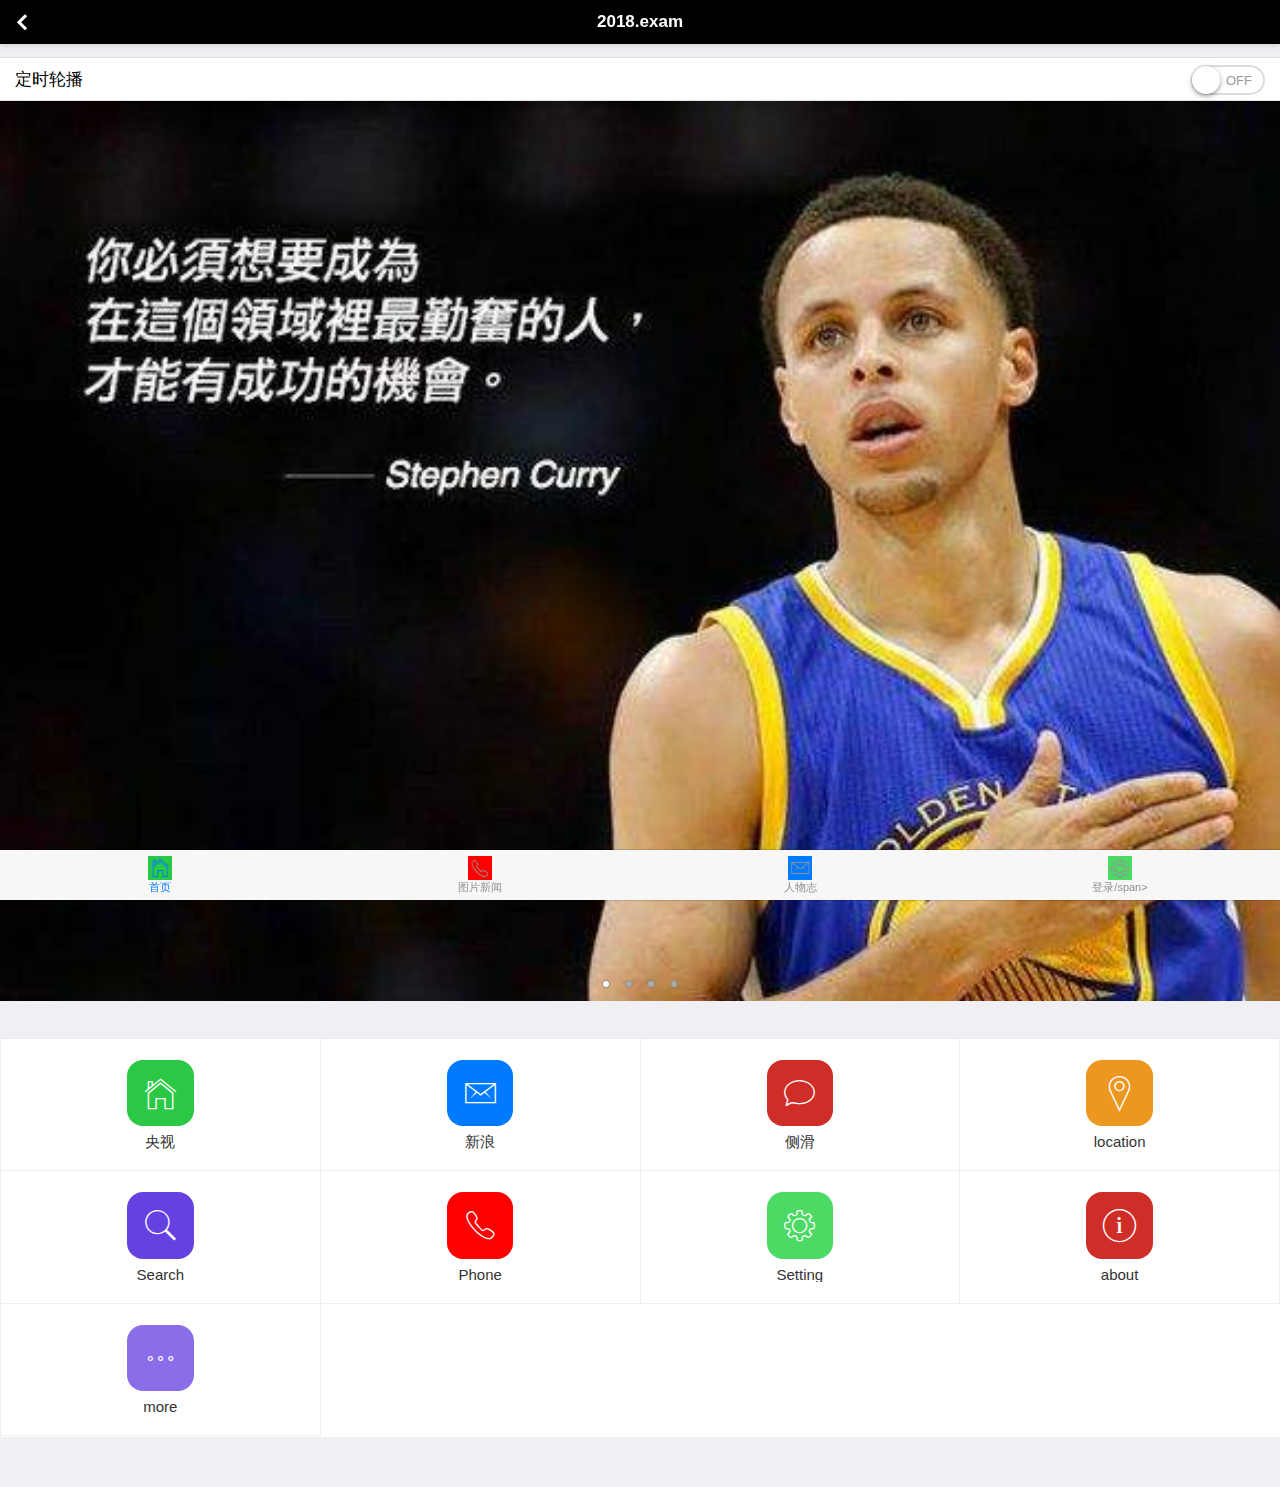
<file: APP/qmks/index.html>
!DOCTYPE html>
<html>

	<head>
		<meta charset="utf-8">
		<title>Hello MUI</title>
		<meta name="viewport" content="width=device-width, initial-scale=1,maximum-scale=1,user-scalable=no">
		<meta name="apple-mobile-web-app-capable" content="yes">
		<meta name="apple-mobile-web-app-status-bar-style" content="black">

		<!--标准mui.css-->
		<link rel="stylesheet" href="css/mui.min.css">
		<link rel="stylesheet" href="css/exam1.css">
			
		<!--App自定义的css-->
		<!--<link rel="stylesheet" type="text/css" href="../css/app.css"/>-->
	</head>

	<body>
		<header class="mui-bar mui-bar-nav">
			<a class="mui-action-back mui-icon mui-icon-left-nav mui-pull-left"></a>
			<h1 class="mui-title">2018.exam</h1>
		</header>
		<div class="mui-content">
			<ul class="mui-table-view mui-table-view-chevron">
				<li id="switch" class="mui-table-view-cell">
					定时轮播
					<div class="mui-switch">
						<div class="mui-switch-handle"></div>
					</div>
				</li>
			</ul>
		</div>
		<div id="slider" class="mui-slider" >
			<div class="mui-slider-group mui-slider-loop">
				<!-- 额外增加的一个节点(循环轮播：第一个节点是最后一张轮播) -->
				<div class="mui-slider-item mui-slider-item-duplicate">
					<a href="#">
						<img src="images/yuantiao.jpg">
					</a>
				</div>
				<!-- 第一张 -->
				<div class="mui-slider-item">
					<a href="#">
						<img src="images/shuijiao.jpg">
					</a>
				</div>
				<!-- 第二张 -->
				<div class="mui-slider-item">
					<a href="#">
						<img src="images/muwu.jpg">
					</a>
				</div>
				<!-- 第三张 -->
				<div class="mui-slider-item">
					<a href="#">
						<img src="images/cbd.jpg">
					</a>
				</div>
				<!-- 第四张 -->
				<div class="mui-slider-item">
					<a href="#">
						<img src="images/yuantiao.jpg">
					</a>
				</div>
				<!-- 额外增加的一个节点(循环轮播：最后一个节点是第一张轮播) -->
				<div class="mui-slider-item mui-slider-item-duplicate">
					<a href="#">
						<img src="images/shuijiao.jpg">
					</a>
				</div>
			</div>
			<div class="mui-slider-indicator">
				<div class="mui-indicator mui-active"></div>
				<div class="mui-indicator"></div>
				<div class="mui-indicator"></div>
				<div class="mui-indicator"></div>
			</div>
		</div>
		<nav class="mui-bar mui-bar-tab">
		    <a class="mui-tab-item mui-active" href="index.html">
		        <span class="mui-icon mui-icon-home"></span>
		        <span class="mui-tab-label">首页</span>
		    </a>
		    <a class="mui-tab-item" href="imageviewer.html">
		        <span class="mui-icon mui-icon-phone"></span>
		        <span class="mui-tab-label">图片新闻</span>
		    </a>
		    <a class="mui-tab-item" href="page1.html">
		        <span class="mui-icon mui-icon-email"></span>
		        <span class="mui-tab-label">人物志</span>
		    </a>
		    <a class="mui-tab-item" href="login.html">
		        <span class="mui-icon mui-icon-gear"></span>
		        <span class="mui-tab-label">登录/span>
		    </a>
		</nav>
		<div class="mui-content">
		        <ul class="mui-table-view mui-grid-view mui-grid-9">
		            <li class="mui-table-view-cell mui-media mui-col-xs-4 mui-col-sm-3"><a href="http://www.cctv.com">
		                    <span class="mui-icon mui-icon-home"></span>
		                    <div class="mui-media-body">央视</div></a></li>
		            <li class="mui-table-view-cell mui-media mui-col-xs-4 mui-col-sm-3"><a href="http://www.sina.com">
		                    <span class="mui-icon mui-icon-email"></span></span>
		                    <div class="mui-media-body">新浪</div></a></li>
		            <li class="mui-table-view-cell mui-media mui-col-xs-4 mui-col-sm-3"><a href="offcanvas-drag-left.html">
		                    <span class="mui-icon mui-icon-chatbubble"></span>
		                    <div class="mui-media-body">侧滑</div></a></li>
		            <li class="mui-table-view-cell mui-media mui-col-xs-4 mui-col-sm-3"><a href="#">
		                    <span class="mui-icon mui-icon-location"></span>
		                    <div class="mui-media-body">location</div></a></li>
		            <li class="mui-table-view-cell mui-media mui-col-xs-4 mui-col-sm-3"><a href="#">
		                    <span class="mui-icon mui-icon-search"></span>
		                    <div class="mui-media-body">Search</div></a></li>
		            <li class="mui-table-view-cell mui-media mui-col-xs-4 mui-col-sm-3"><a href="#">
		                    <span class="mui-icon mui-icon-phone"></span>
		                    <div class="mui-media-body">Phone</div></a></li>
		            <li class="mui-table-view-cell mui-media mui-col-xs-4 mui-col-sm-3"><a href="#">
		                    <span class="mui-icon mui-icon-gear"></span>
		                    <div class="mui-media-body">Setting</div></a></li>
		            <li class="mui-table-view-cell mui-media mui-col-xs-4 mui-col-sm-3"><a href="#">
		                    <span class="mui-icon mui-icon-info"></span>
		                    <div class="mui-media-body">about</div></a></li>
		           <li class="mui-table-view-cell mui-media mui-col-xs-4 mui-col-sm-3"><a href="#">
		                    <span class="mui-icon mui-icon-more"></span>
		                    <div class="mui-media-body">more</div></a></li>
		        </ul> 
		</div>
		<script src="js/mui.min.js"></script>
		<script type="text/javascript" charset="utf-8">
			mui.init({
				swipeBack:true //启用右滑关闭功能
			});
			var slider = mui("#slider");
			document.getElementById("switch").addEventListener('toggle', function(e) {
				if (e.detail.isActive) {
					slider.slider({
						interval: 5000
					});
				} else {
					slider.slider({
						interval: 0
					});
				}
			});
		</script>
	<script >
        	mui.init();   	mui('body').on('tap','a',function(){document.location.href=this.href;});
	   </script>
	</body>

</html>
</file>
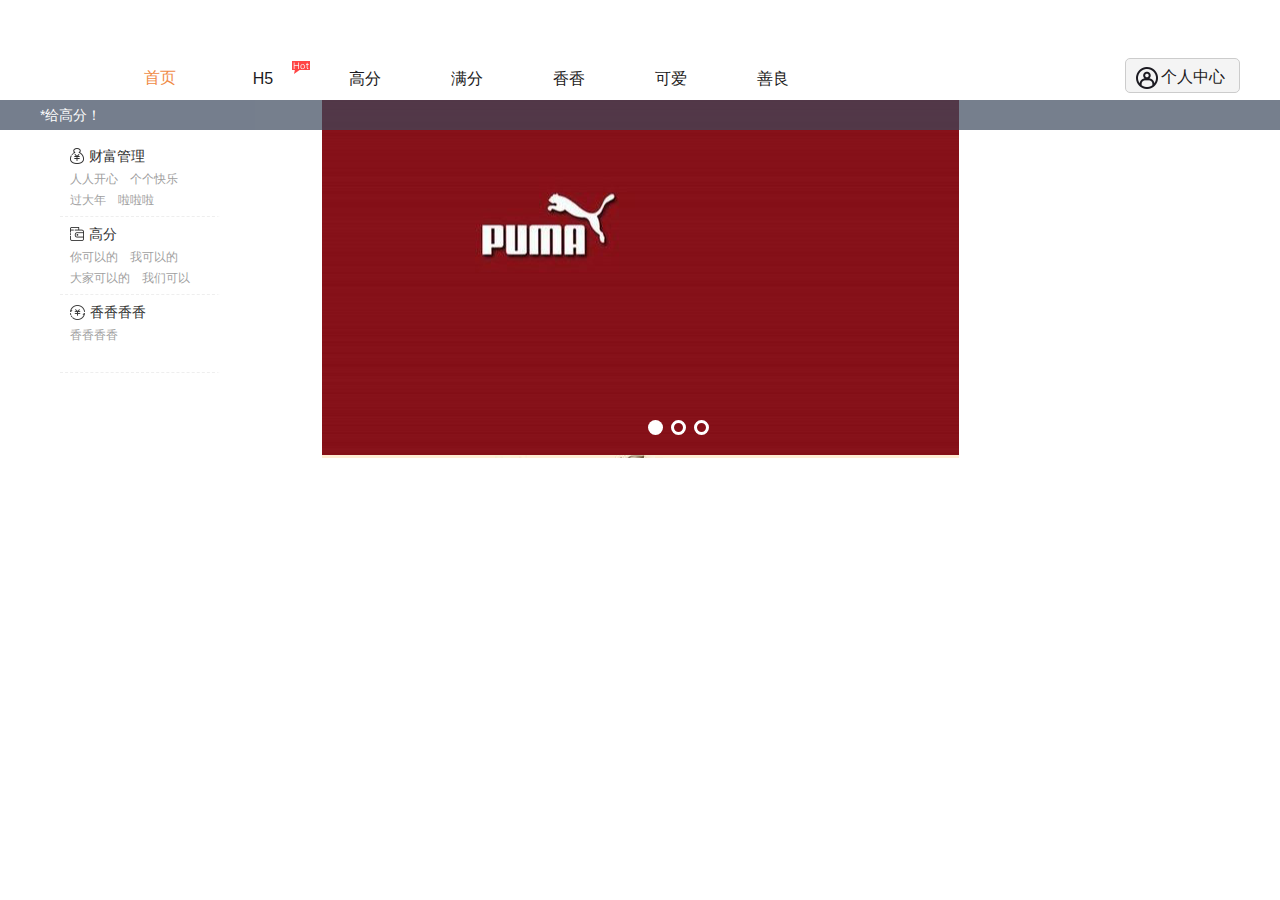
<file: 导航栏/导航栏/index.html>
<!DOCTYPE html>
<html>
    <head>
        <meta charset="UTF-8">
        <title>H5冲！</title>
        <link href="css/style.css" rel="stylesheet" type="text/css"/>
        <script src="https://www.jq22.com/jquery/jquery-1.10.2.js"></script>
        <script type="text/javascript" src="js/jquery.SuperSlide.2.1.1.js"></script>
    </head>
    <body>

        <div class="jq22-header">
            <div class="jq22-comm-box clearfix">
                <div class="jq22-nav-logo">
                   
                   
                </div>
                <div class="jq22-nav-nav">
                    <dl class="clearfix">
                        <dd class="on">
                            <h3 class="jq22-clear">
                                <a href="#">首页</a>
                            </h3>
                        </dd>
                        <dd>
                            <h3>
                                <a href="#">H5</a>
                            </h3>
                            <div class="jq22-hot"></div>
                            <ul class="jq22-nav-list">
                                <li>
                                    <a href="#">一号</a>
                                </li>
                                <li>
                                    <a href="#">二号</a>
                                </li>
                                <li>
                                    <a href="#">三号</a>
                                </li>
                                <li>
                                    <a href="#">四号</a>
                                </li>
                            </ul>
                        </dd>
                        <dd>
                            <h3>
                                <a href="#">高分</a>
                            </h3>
                            <ul class="jq22-nav-list">
                                <li>
                                    <a href="#">100</a>
                                </li>
                                <li>
                                    <a href="#">99</a>
                                </li>
                                <li>
                                    <a href="#">98</a>
                                </li>
                                <li>
                                    <a href="#">97</a>
                                </li>
                                <li>
                                    <a href="#">96</a>
                                </li>
                                <li>
                                    <a href="#">95</a>
                                </li>
                            </ul>
                        </dd>
                        <dd>
                            <h3>
                                <a href="#">满分</a>
                            </h3>
                            <ul class="jq22-nav-list">
                                <li>
                                    <a href="#">100</a>
                                </li>
                                <li>
                                    <a href="#">一百</a>
                                </li>
                                <li>
                                    <a href="#">hundred</a>
                                </li>
                                <li>
                                    <a href="#">满0</a>
                                </li>
                                <li>
                                    <a href="#">1OO</a>
                                </li>
                            </ul>
                        </dd>
                        <dd>
                            <h3>
                                <a href="#">香香</a>
                            </h3>
                        </dd>
                        <dd>
                            <h3>
                                <a href="#">可爱</a>
                            </h3>
                        </dd>
                        <dd>
                            <h3>
                                <a href="#">善良</a>
                            </h3>
                            <ul class="jq22-nav-list">
                                <li>
                                    <a href="#">美丽</a>
                                </li>
                                <li>
                                    <a href="#">和蔼</a>
                                </li>
                            </ul>
                        </dd>
                    </dl>
                </div>
                <div class="jq22-nav-right">
                    <a href="#">个人中心</a>
                </div>
            </div>
        </div>
        <div class="jq22-banner-box">
            <div class="jq22-banner-slide">
                <div class="hd jq22-banner-circle">
                    <ul>
                        <li class="on"></li>
                        <li></li>
                        <li></li>
                    </ul>
                </div>
                <div class="bd jq22-banner-body">
                    <ul>
                        <li>
                            <a href="#" class="jq22-banner-body-bg01"></a>
                        </li>
                        <li>
                            <a href="#" class="jq22-banner-body-bg02"></a>
                        </li>
                        <li>
                            <a href="#" class="jq22-banner-body-bg03"></a>
                        </li>
                    </ul>
                </div>
            </div>
        </div>
        <div class="jq22-background">
            <p>*给高分！</p>
        </div>
        <div class="jq22-list-item">
            <div class="jq22-list-wrap">
                <ul>
                    <li>
                        <div class="jq22-list-wrap-box">
                            <h2>
                                <img src="images/icon1.png" alt="">财富管理
                            </h2>
                            <p>
                                <a href="#">人人开心</a>
                                <a href="#">个个快乐</a>
                            </p>
                            <p>
                                <a href="#">过大年</a>
                                <a href="#">啦啦啦</a>
                            </p>
                        </div>
                    </li>
                    <li>
                        <div class="jq22-list-wrap-box">
                            <h2>
                                <img src="images/icon2.png" alt="">高分
                            </h2>
                            <p>
                                <a href="#">你可以的</a>
                                <a href="#">我可以的</a>
                            </p>
                            <p>
                                <a href="#">大家可以的</a>
                                <a href="#">我们可以</a>
                            </p>
                        </div>
                    </li>
                    <li>
                        <div class="jq22-list-wrap-box">
                            <h2>
                                <img src="images/icon3.png" alt="">香香香香
                            </h2>
                            <p>
                                <a href="#">香香香香</a>
                            </p>
                        </div>
                    </li>
                   
                </ul>
            </div>
        </div>

        <script type="text/javascript">

            jQuery(".jq22-banner-slide").slide({
                mainCell: ".bd ul",
                effect: "fold",
                autoPlay: true,
                trigger: "click",
                delayTime: 1000
            });

            jQuery(".jq22-comm-box").slide({
                type: "menu",
                titCell: "dd",
                targetCell: "ul",
                delayTime: 0,
                defaultPlay: false,
                returnDefault: true
            });
        </script>

    </body>
</html>
</file>
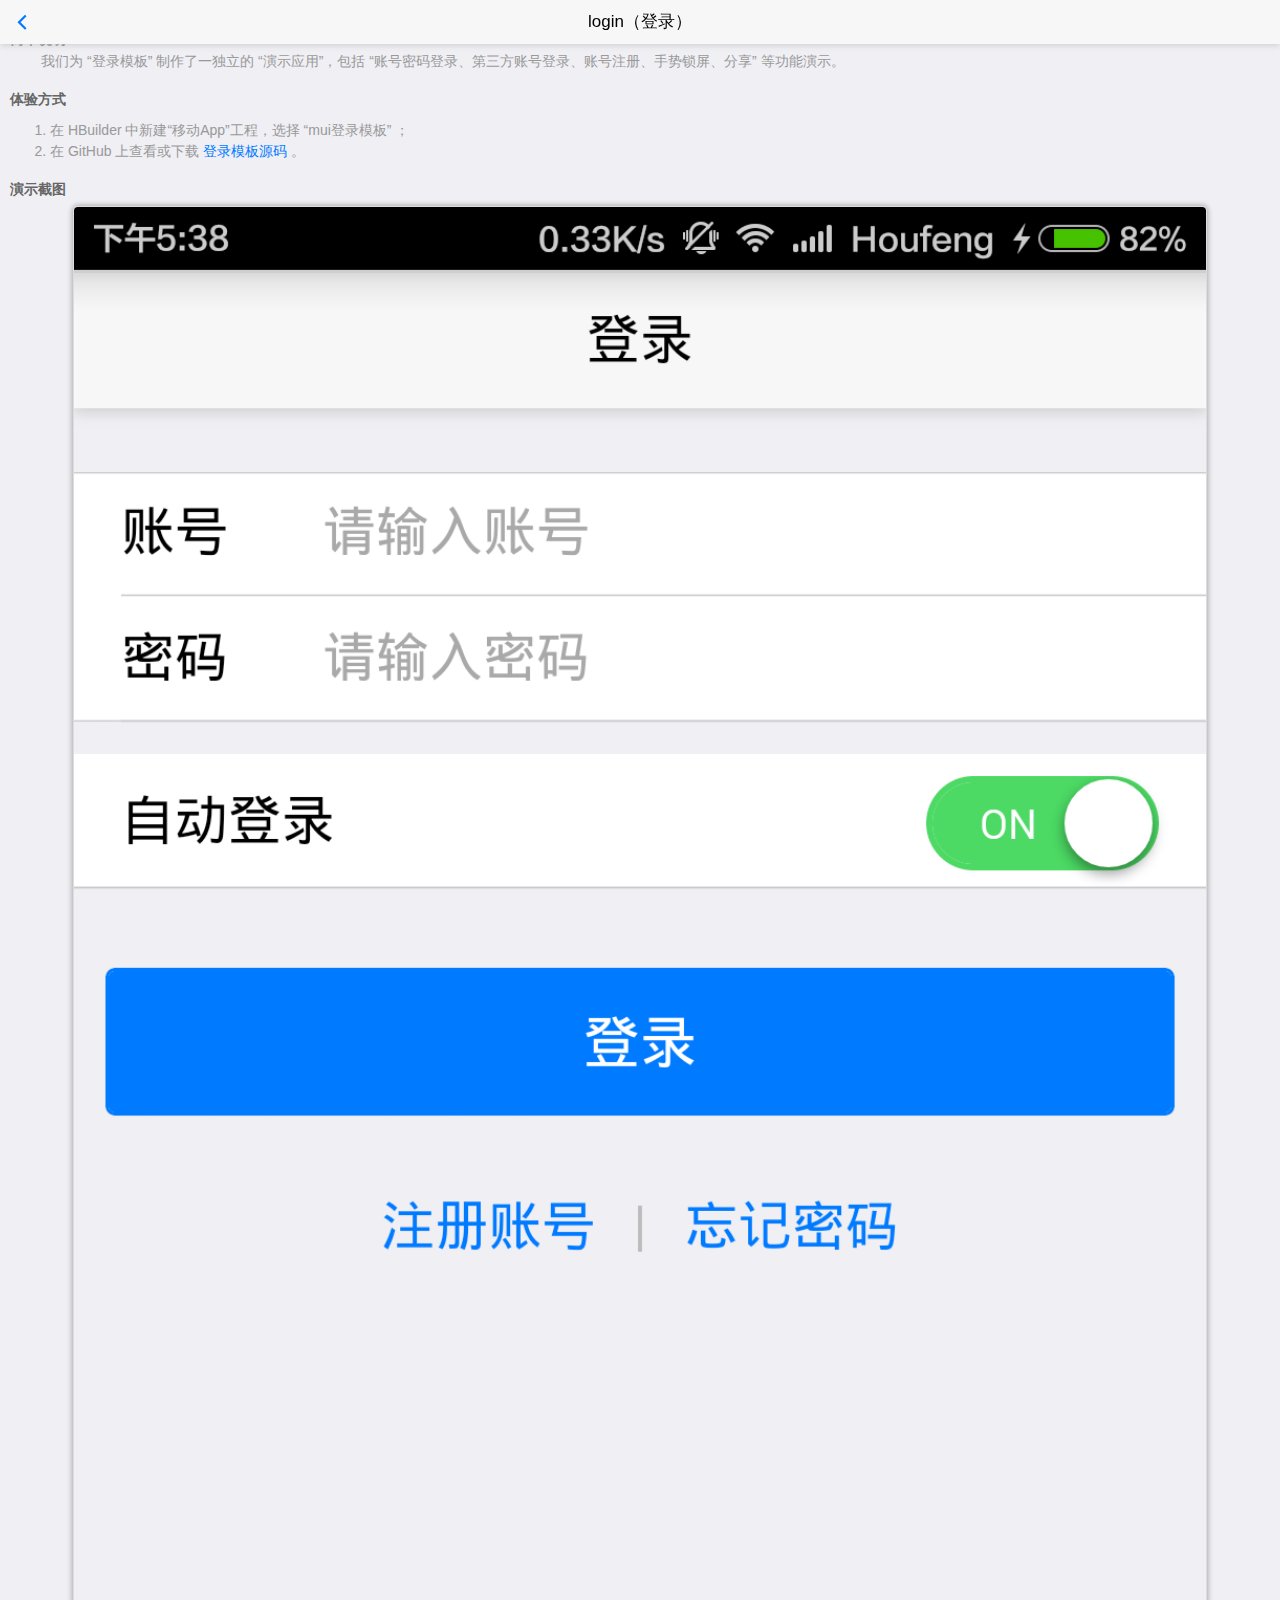
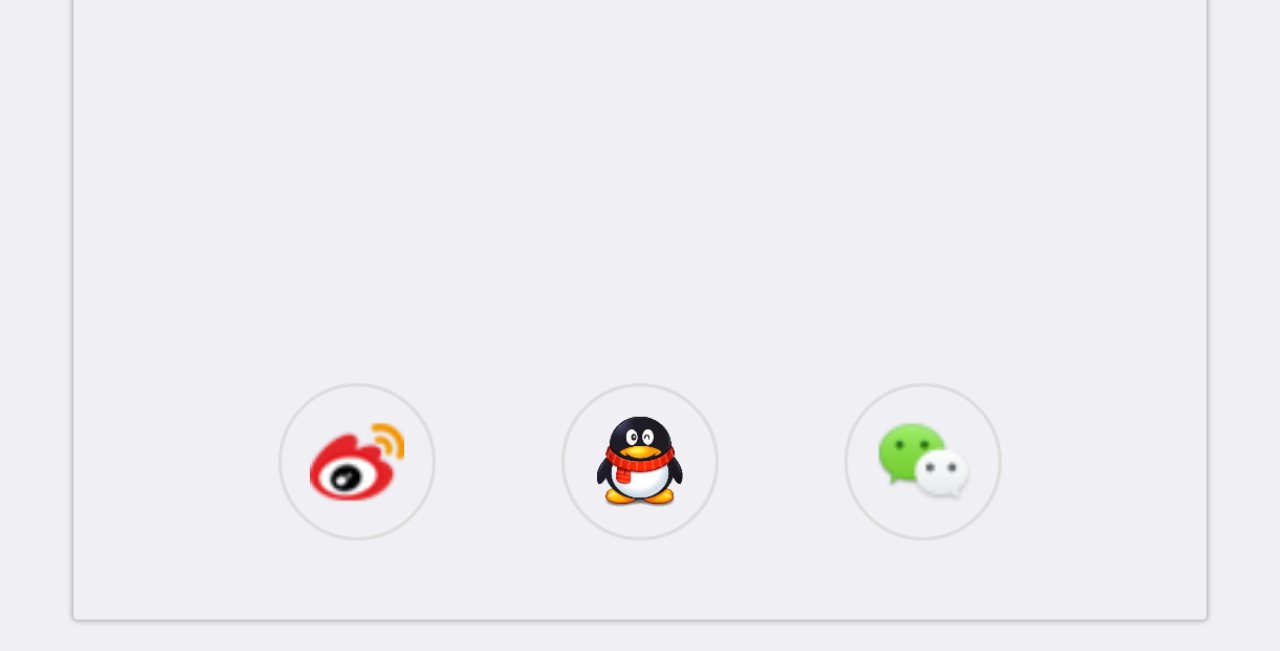
<file: APP/qmks/login.html>
<!DOCTYPE html>
<html>

	<head>
		<meta charset="utf-8">
		<meta name="viewport" content="width=device-width,initial-scale=1,minimum-scale=1,maximum-scale=1,user-scalable=no" />
		<title></title>
		<link href="css/mui.min.css" rel="stylesheet" />
		<!--App自定义的css-->
		<link rel="stylesheet" type="text/css" href="css/app.css" />
		<style>
			h5,
			p,
			ol,
			li {
				color: #666;
				font-size: 14px;
			}
			h5 {
				font-weight: bold;
			}
			p,
			ol {
				padding: 5px auto;
				margin-bottom: 20px;
			}
			p,
			li {
				color: #999;
			}
			img {
				width: 90%;
				border: solid 1px #ddd;
				border-radius: 5px;
				box-shadow: 0px 0px 5px 1px #aaa;
				margin: 5px auto;
			}
		</style>
	</head>

	<body>
		<header class="mui-bar mui-bar-nav">
			<a class="mui-action-back mui-icon mui-icon-left-nav mui-pull-left"></a>
			<h1 class="mui-title">login（登录）</h1>
		</header>
		<div class="mui-content">
			<div class="mui-content-padded">
				<h5>简单说明</h5>
				<p>
					&nbsp;&nbsp;&nbsp;&nbsp;&nbsp;&nbsp;&nbsp;&nbsp;我们为 “登录模板” 制作了一独立的 “演示应用”，包括 “账号密码登录、第三方账号登录、账号注册、手势锁屏、分享” 等功能演示。
				</p>
				<h5>体验方式</h5>
				<ol>
					<li>在 HBuilder 中新建“移动App”工程，选择 “mui登录模板” ；</li>
					<li>在 GitHub 上查看或下载 <a _src='https://github.com/dcloudio/mui/tree/master/examples/login'>登录模板源码</a> 。
					</li>
				</ol>
				<h5>演示截图</h5>
				<p style="text-align: center;">
					<img src="images/login-1.png" />
				</p>
			</div>
		</div>
		<script src="js/mui.min.js"></script>
		<script type="text/javascript" charset="utf-8">
			(function(mui, window, document, undefined) {
				mui.init();
				var qsa = function() {
					return [].slice.call(document.querySelectorAll.apply(document, arguments));
				};
				qsa("[_src]").forEach(function(item) {
					item.addEventListener('tap', function() {
						var url = this.getAttribute('_src');
						if (url) {
							plus.runtime.openURL(url);
						};
					}, false);
				});
			})(mui, window, document, undefined);
		</script>
	</body>

</html>
</file>
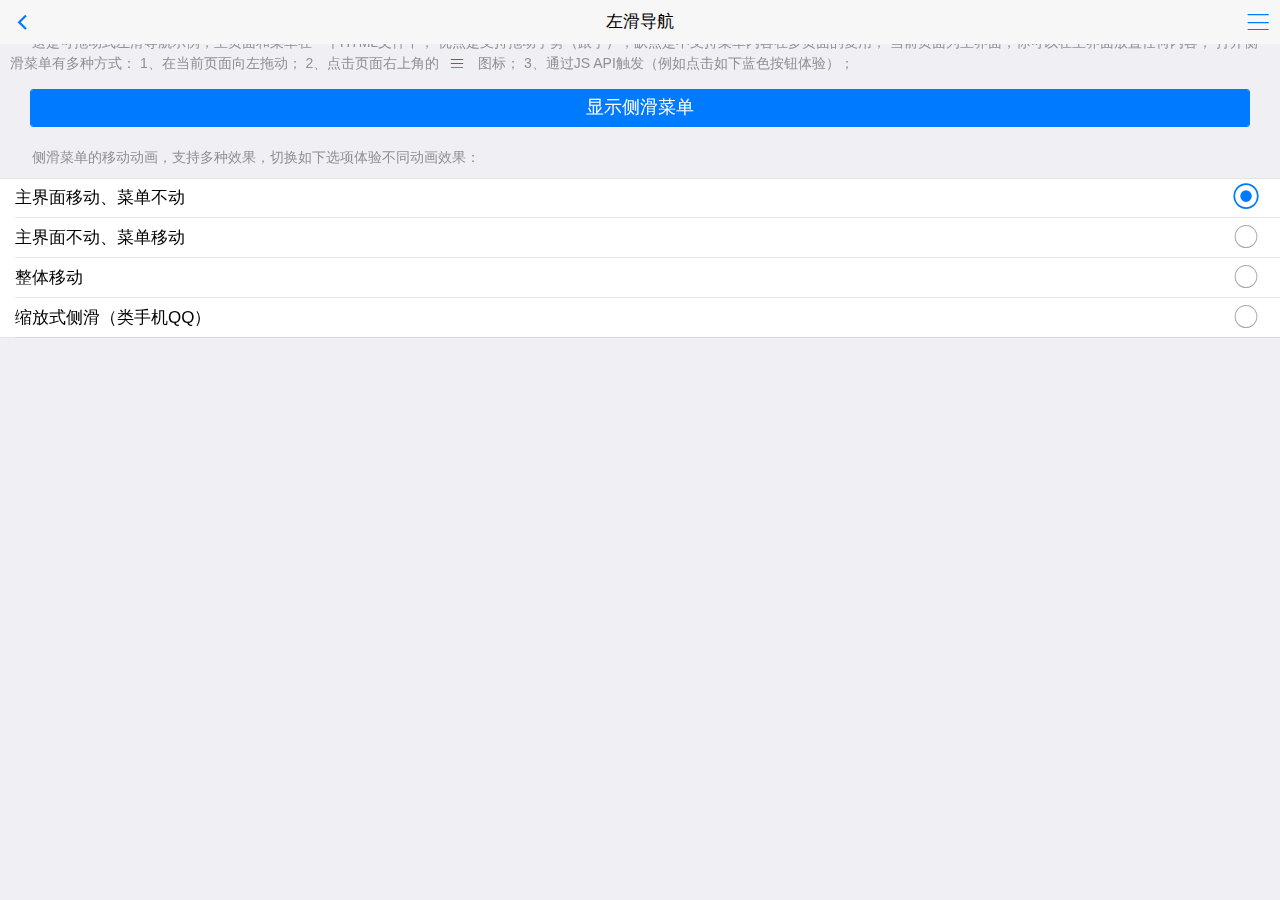
<file: APP/qmks/offcanvas-drag-left.html>
<!DOCTYPE html>
<html>

	<head>
		<meta charset="utf-8">
		<title>Hello MUI</title>
		<meta name="viewport" content="width=device-width, initial-scale=1,maximum-scale=1,user-scalable=no">
		<meta name="apple-mobile-web-app-capable" content="yes">
		<meta name="apple-mobile-web-app-status-bar-style" content="black">

		<link rel="stylesheet" href="css/mui.min.css">
		<style>
			html,
			body {
				background-color: #efeff4;
			}
			p {
				text-indent: 22px;
			}
			span.mui-icon {
				font-size: 14px;
				color: #007aff;
				margin-left: -15px;
				padding-right: 10px;
			}
			.mui-off-canvas-right {
				color: #fff;
			}
			.title {
				margin: 35px 15px 10px;
			}
			.title+.content {
				margin: 10px 15px 35px;
				color: #bbb;
				text-indent: 1em;
				font-size: 14px;
				line-height: 24px;
			}
			input {
				color: #000;
			}
		</style>
	</head>

	<body>
		<!--侧滑菜单容器-->
		<div id="offCanvasWrapper" class="mui-off-canvas-wrap mui-draggable">
			<!--菜单部分-->
			<aside id="offCanvasSide" class="mui-off-canvas-right">
				<div id="offCanvasSideScroll" class="mui-scroll-wrapper">
					<div class="mui-scroll">
						<div class="title">侧滑导航</div>
						<div class="content">
							这是可拖动式侧滑菜单示例，你可以在这里放置任何内容；关闭侧滑菜单有多种方式： 1.在手机屏幕任意位置向右拖动(drag)；2.点击本侧滑菜单页之外的任意位置; 3.点击如下红色按钮
							<span class="android-only">；4.Android手机按back键；5.Android手机按menu键
							</span>。
							<p style="margin: 10px 15px;">
								<button id="offCanvasHide" type="button" class="mui-btn mui-btn-danger mui-btn-block" style="padding: 5px 20px;">关闭侧滑菜单</button>
							</p>

						</div>
						<div class="title" style="margin-bottom: 25px;">侧滑列表示例</div>
						<ul class="mui-table-view mui-table-view-chevron mui-table-view-inverted">
							<li class="mui-table-view-cell">
								<a class="mui-navigate-right">
									Item 1
								</a>
							</li>
							<li class="mui-table-view-cell">
								<a class="mui-navigate-right">
									Item 2
								</a>
							</li>
							<li class="mui-table-view-cell">
								<a class="mui-navigate-right">
									Item 3
								</a>
							</li>
							<li class="mui-table-view-cell">
								<a class="mui-navigate-right">
									Item 4
								</a>
							</li>
							<li class="mui-table-view-cell">
								<a class="mui-navigate-right">
									Item 5
								</a>
							</li>
							<li class="mui-table-view-cell">
								<a class="mui-navigate-right">
								Item 6
							</a>
							</li>

						</ul>
					</div>
				</div>
			</aside>
			<div class="mui-inner-wrap">
				<header class="mui-bar mui-bar-nav">
					<a class="mui-action-back mui-icon mui-icon-back mui-pull-left"></a>
					<a id="offCanvasBtn" href="#offCanvasSide" class="mui-icon mui-action-menu mui-icon-bars mui-pull-right"></a>
					<h1 class="mui-title">左滑导航</h1>
				</header>
				<div id="offCanvasContentScroll" class="mui-content mui-scroll-wrapper">
					<div class="mui-scroll">
						<div class="mui-content-padded">
							<p>这是可拖动式左滑导航示例，主页面和菜单在一个HTML文件中， 优点是支持拖动手势（跟手），缺点是不支持菜单内容在多页面的复用； 当前页面为主界面，你可以在主界面放置任何内容； 打开侧滑菜单有多种方式： 1、在当前页面向左拖动； 2、点击页面右上角的
								<span class="mui-icon mui-icon-bars"></span> 图标； 3、通过JS API触发（例如点击如下蓝色按钮体验）；
								<span class="android-only">4、Android手机按menu键；</span>
							</p>
							<p style="padding: 5px 20px;margin-bottom: 5px;">
								<button id="offCanvasShow" type="button" class="mui-btn mui-btn-primary mui-btn-block" style="padding: 5px;">
									显示侧滑菜单
								</button>
							</p>
							<p>侧滑菜单的移动动画，支持多种效果，切换如下选项体验不同动画效果：</p>

						</div>

						<form class="mui-input-group" style="margin-bottom: 15px;">
							<div class="mui-input-row mui-radio">
								<label>主界面移动、菜单不动</label>
								<input name="style" type="radio" checked="" value="main-move">
							</div>
							<div class="mui-input-row mui-radio">
								<label>主界面不动、菜单移动</label>
								<input name="style" type="radio" value="menu-move">
							</div>
							<div class="mui-input-row mui-radio mui-hidden" id="move-togger">
								<label>整体移动</label>
								<input name="style" type="radio" value="all-move">
							</div>
							<div class="mui-input-row mui-radio">
								<label>缩放式侧滑（类手机QQ）</label>
								<input name="style" type="radio" value="main-move-scalable">
							</div>
						</form>

					</div>
				</div>
				<!-- off-canvas backdrop -->
				<div class="mui-off-canvas-backdrop"></div>
			</div>
		</div>
		<script src="js/mui.min.js"></script>
		<script>
			mui.init({
				swipeBack: false,
			});
			 //侧滑容器父节点
			var offCanvasWrapper = mui('#offCanvasWrapper');
			 //主界面容器
			var offCanvasInner = offCanvasWrapper[0].querySelector('.mui-inner-wrap');
			 //菜单容器
			var offCanvasSide = document.getElementById("offCanvasSide");
			 //Android暂不支持整体移动动画
			if (!mui.os.android) {
				document.getElementById("move-togger").classList.remove('mui-hidden');
				var spans = document.querySelectorAll('.android-only');
				for (var i = 0, len = spans.length; i < len; i++) {
					spans[i].style.display = "none";
				}
			}
			 //移动效果是否为整体移动
			var moveTogether = false;
			 //侧滑容器的class列表，增加.mui-slide-in即可实现菜单移动、主界面不动的效果；
			var classList = offCanvasWrapper[0].classList;
			 //变换侧滑动画移动效果；
			mui('.mui-input-group').on('change', 'input', function() {
				if (this.checked) {
					offCanvasSide.classList.remove('mui-transitioning');
					offCanvasSide.setAttribute('style', '');
					classList.remove('mui-slide-in');
					classList.remove('mui-scalable');
					switch (this.value) {
						case 'main-move':
							if (moveTogether) {
								//仅主内容滑动时，侧滑菜单在off-canvas-wrap内，和主界面并列
								offCanvasWrapper[0].insertBefore(offCanvasSide, offCanvasWrapper[0].firstElementChild);
								moveTogether = false;
							}
							break;
						case 'main-move-scalable':
							if (moveTogether) {
								//仅主内容滑动时，侧滑菜单在off-canvas-wrap内，和主界面并列
								offCanvasWrapper[0].insertBefore(offCanvasSide, offCanvasWrapper[0].firstElementChild);
							}
							classList.add('mui-scalable');
							break;
						case 'menu-move':
							classList.add('mui-slide-in');
							break;
						case 'all-move':
							moveTogether = true;
							//整体滑动时，侧滑菜单在inner-wrap内
							offCanvasInner.insertBefore(offCanvasSide, offCanvasInner.firstElementChild);
							break;
					}
					offCanvasWrapper.offCanvas().refresh();
				}
			});
			document.getElementById('offCanvasShow').addEventListener('tap', function() {
				offCanvasWrapper.offCanvas('show');
			});
			document.getElementById('offCanvasHide').addEventListener('tap', function() {
				offCanvasWrapper.offCanvas('close');
			});
			 //主界面和侧滑菜单界面均支持区域滚动；
			mui('#offCanvasSideScroll').scroll();
			mui('#offCanvasContentScroll').scroll();
			 //实现ios平台的侧滑关闭页面；
			if (mui.os.plus && mui.os.ios) {
				offCanvasWrapper[0].addEventListener('shown', function(e) { //菜单显示完成事件
					plus.webview.currentWebview().setStyle({
						'popGesture': 'none'
					});
				});
				offCanvasWrapper[0].addEventListener('hidden', function(e) { //菜单关闭完成事件
					plus.webview.currentWebview().setStyle({
						'popGesture': 'close'
					});
				});
			}
		</script>
	</body>

</html>
</file>
<file: APP/qmks/css/exam1.css>
.mui-bar-nav{
	background-color: #000000;
}
.mui-bar-nav .mui-title,.mui-bar-nav a{
	color: #FFFFFF;
	font-weight: 600;
}
.mui-grid-view.mui-grid-9{background: #FFFFFF;}
.mui-table-view.mui-grid-view .mui-table-view-cell span{
	font-size: 2em;
	padding: 0.8rem;
	color: #FFFFFF;
	text-align: center;
	border-radius: 1rem;
	background-image: none;
}
.mui-icon.mui-icon-home{
	background-color: #2AC845;
}

.mui-icon-email{
	background-color: #007AFF;
}
.mui-icon-chatbubble{
	background-color: #CF2D28;
}
.mui-icon-location{
	background-color: #EC971F;
}
.mui-icon-search{
	background-color: #6641E2;
}
.mui-icon-phone{
	background-color: #FF0000;
}
.mui-icon-gear{
	background-color: #4CD964;
}
.mui-icon-info{
	background-color: #CF2D28;
}
.mui-icon-more{
	background-color: #8A6DE9;
}
</file>
<file: 导航栏/导航栏/css/style.css>
/* 公共样式表css */
html,body {
    color: #333;
    margin: 0;
    height: 100%;
    font-family: "Myriad Set Pro","Helvetica Neue",Helvetica,Arial,Verdana,sans-serif;
    -webkit-font-smoothing: antialiased;
    -moz-osx-font-smoothing: grayscale;
    font-weight: normal;
}

* {
    -webkit-box-sizing: border-box;
    -moz-box-sizing: border-box;
    box-sizing: border-box;
}

a {
    text-decoration: none;
    color: #000;
}

img {
    border: 0;
}

body {
    background: #fff;
    color: #666;
}

html, body, div, dl, dt, dd, ol, ul, li, h1, h2, h3, h4, h5, h6, p, blockquote, pre, button, fieldset, form, input, legend, textarea, th, td {
    margin: 0;
    padding: 0;
}

a {
    text-decoration: none;
    color: #08acee;
}

button {
    outline: 0;
}

img {
    border: 0;
}

button,input,optgroup,select,textarea {
    margin: 0;
    font: inherit;
    color: inherit;
    outline: none;
}

li {
    list-style: none;
}

a {
    color: #666;
}

a:hover {
    color: #eee;
}

.clearfix::after {
    clear: both;
    content: ".";
    display: block;
    height: 0;
    visibility: hidden;
}

.clearfix {
}

/* 必要布局样式css */
.jq22-header {
    padding-top: 15px;
    background: #fff;
    width: 100%;
}

.jq22-comm-box {
    width: 1200px;
    margin: 0 auto;
    /* position: relative; */
    height: 85px;
}

.jq22-nav-logo {
    line-height: 70px;
    position: relative;
    float: left;
}

.jq22-nav-logo1 {
    vertical-align: middle;
}

.jq22-nav-logo2 {
    vertical-align: middle;
    position: absolute;
    top: 64px;
    left: 95px;
}

.jq22-nav-nav dl dd {
    position: relative;
    float: left;
}

.jq22-nav-nav dl dd h3 {
    width: 100px;
    height: 39px;
    line-height: 39px;
    float: left;
    text-align: center;
    margin-right: 2px;
    border: 1px solid #fff;
    border-radius: 3px;
    display: block;
    font-weight: normal;
    font-size: 16px;
}

.jq22-nav-nav dl dd h3 a {
    color: #1b1a21;
    display: inline-block;
    width: 100px;
}

.jq22-nav-nav dl .on h3 a {
    color: #ef8a45;
}

.jq22-nav-nav dl dd h3:hover {
    border: 1px solid #c9c9c9;
}

.jq22-nav-nav dl .on h3 {
    border: 1px solid #c9c9c9;
}

.jq22-nav-nav dl dd ul {
    position: absolute;
    background-color: #fff;
    width: 100px;
    top: 37px;
    padding: 0;
    font-size: 14px;
    border: 1px solid #c6c6c6;
    border-radius: 0 0px 3px 3px;
    display: none;
    z-index: 100;
    left: 0;
    text-align: left;
    border-top: none;
    float: left;
}

.jq22-nav-nav {
    margin: 43px 0 0 70px;
    font-size: 16px;
    width: 750px;
    float: left;
}

.jq22-nav-nav dl dd .jq22-nav-list li {
    text-indent: 8px;
    height: 32px;
    line-height: 32px;
    cursor: pointer;
}

.jq22-nav-nav dl dd .jq22-nav-list li a {
    color: #1b1a21;
    display: inline-block;
    width: 100px;
}

.jq22-nav-nav dl dd .jq22-nav-list li:hover {
    background: #ff7b23;
    color: #fff;
}

.jq22-nav-nav dl dd .jq22-nav-list li a:hover {
    color: #fff;
}

.jq22-hot {
    background: url(../images/hot.png) no-repeat;
    position: absolute;
    width: 18px;
    height: 13px;
    margin-left: 80px;
    margin-top: 3px;
}

.jq22-nav-right {
    margin: 43px 0 0 0;
    float: right;
}

.jq22-nav-right a {
    font-size: 16px;
    color: #1b1a21;
    background: url(../images/icon-user.png) no-repeat 10px 8px #f4f4f4;
    padding-left: 20px;
    border: 1px solid #ccc;
    border-radius: 5px;
    width: 115px;
    display: block;
    text-align: center;
    height: 35px;
    line-height: 35px;
}

.jq22-nav-right a:hover {
    background-color: #fff;
    box-shadow: 0px 0px 2px #c6c6c6;
}

.jq22-banner-box {
    width: 100%;
    height: 355px;
    overflow: visible;
    position: relative;
    visibility: visible;
    display: block;
}

.jq22-background {
    width: 100%;
    height: 30px;
    background-color: #3c485d;
    opacity: 0.7;
    line-height: 30px;
    position: relative;
    z-index: 99;
    margin-top: -355px;
}

.jq22-background p {
    width: 1200px;
    height: 30px;
    color: #fff;
    margin: 0 auto;
    font-size: 14px;
    opacity: 1;
    z-index: 100;
}

.jq22-list-item {
    width: 1200px;
    margin: 0 auto;
    position: relative;
}

.jq22-list-wrap {
    position: relative;
    z-index: 9999;
    width: 170px;
    height: 315px;
    background: #fff;
    margin-top: 5px;
    margin-left: 10px;
}

.jq22-list-wrap ul {
    padding-left: 10px;
    padding-top: 4px;
}

.jq22-list-wrap ul li {
    border-bottom: 1px dashed #eee;
    height: 78px;
    position: relative;
    border-right: 4px solid #fff;
}

.jq22-list-wrap-box {
    padding-left: 10px;
    position: relative;
    padding-top: 4px;
    padding-bottom: 4px;
}

.jq22-list-wrap-box h2 {
    color: #2E2E2E;
    font-size: 14px;
    font-weight: normal;
    margin-bottom: 2px;
    margin-top: 5px;
}

.jq22-list-wrap-box h2 img {
    margin-right: 5px;
    vertical-align: middle;
    margin-top: -2px;
}

.jq22-list-wrap-box p {
    line-height: 20px;
}

.jq22-list-wrap-box p a {
    font-size: 12px;
    color: #9f9f9f;
    margin-right: 8px;
}

.jq22-list-wrap ul li:hover {
    border-right: 4px solid #ff7b23;
}

.jq22-banner-circle ul li {
    width: 15px;
    height: 15px;
    line-height: 14px;
    font-size: 10px;
    color: #666666;
    text-align: center;
    margin-right: 8px;
    float: left;
    cursor: pointer;
    -webkit-text-size-adjust: none;
    border: 3px solid #fff;
    border-radius: 50px;
}

.jq22-banner-circle ul .on {
    background: #fff;
    border: 0;
    color: #000000;
    height: 15px;
    width: 15px;
    cursor: default;
}

.jq22-banner-circle {
    right: 44%;
    bottom: 20px;
    position: absolute;
    list-style: none;
    z-index: 2;
    overflow: hidden;
    _zoom: 1;
    -webkit-transition: all .3s ease;
    -moz-transition: all .3s ease;
    -ms-transition: all .3s ease;
    transition: all .3s ease;
}

.jq22-banner-circle:hover {
    -webkit-transform: scale(1.1);
    -moz-transform: scale(1.1);
    -ms-transform: scale(1.1);
    transform: scale(1.1);
}

.jq22-banner-slide {
    width: 100%;
    height: 358px;
    overflow: hidden;
}

.jq22-banner-body-bg01 {
    display: block;
    background: url(../images/banner03.png) center center no-repeat;
    z-index: 1;
    width: 100%;
    height: 355px;
}

.jq22-banner-body-bg02 {
    display: block;
    background: url(../images/banner02.png) center center no-repeat;
    z-index: 1;
    width: 100%;
    height: 355px;
}

.jq22-banner-body-bg03 {
    display: block;
    background: url(../images/banner01.png) center center no-repeat;
    z-index: 1;
    width: 100%;
    height: 355px;
}



.jq22-nav-nav dl .on .jq22-clear {
    border: none;
}

.jq22-nav-nav dl .on .jq22-clear:hover {
    border: 1px solid #c9c9c9;
}
</file>
<file: APP/qmks/css/app.css>
/*
 *这是单独为hello mui准备的个性化css，可以覆盖标准mui的css定义；
 * 在实际项目开发时，建议为App单独写一个css文件，从而实现项目的自定义皮肤功能；
 * 
 * */
.mui-plus header.mui-bar{
	display: none;
}
.mui-plus .mui-bar-nav~.mui-content{
	padding: 0;
}

/*hm开头的表示仅为 Hello MUI示例定义*/
.hm-description{
	margin: .5em 0;
}

.hm-description>li {
	font-size: 14px;
	color: #8f8f94;
}
</file>
